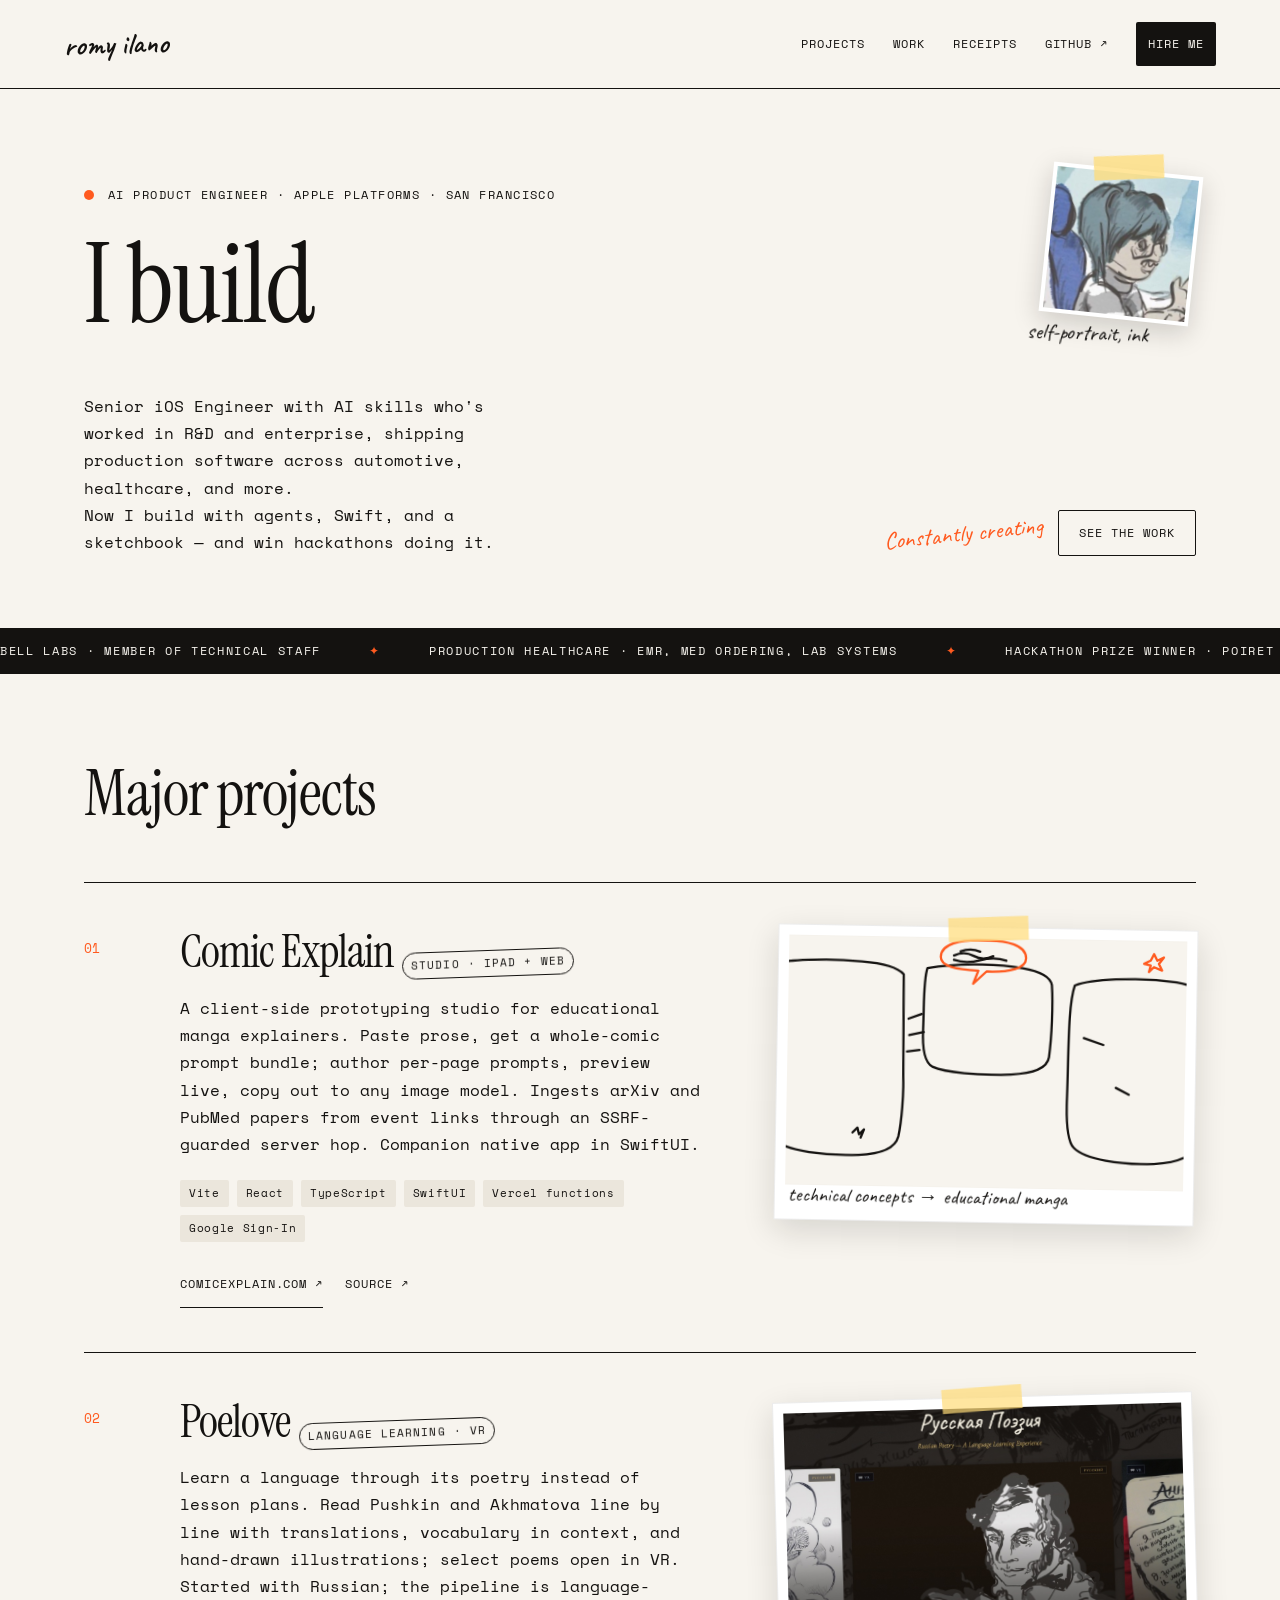
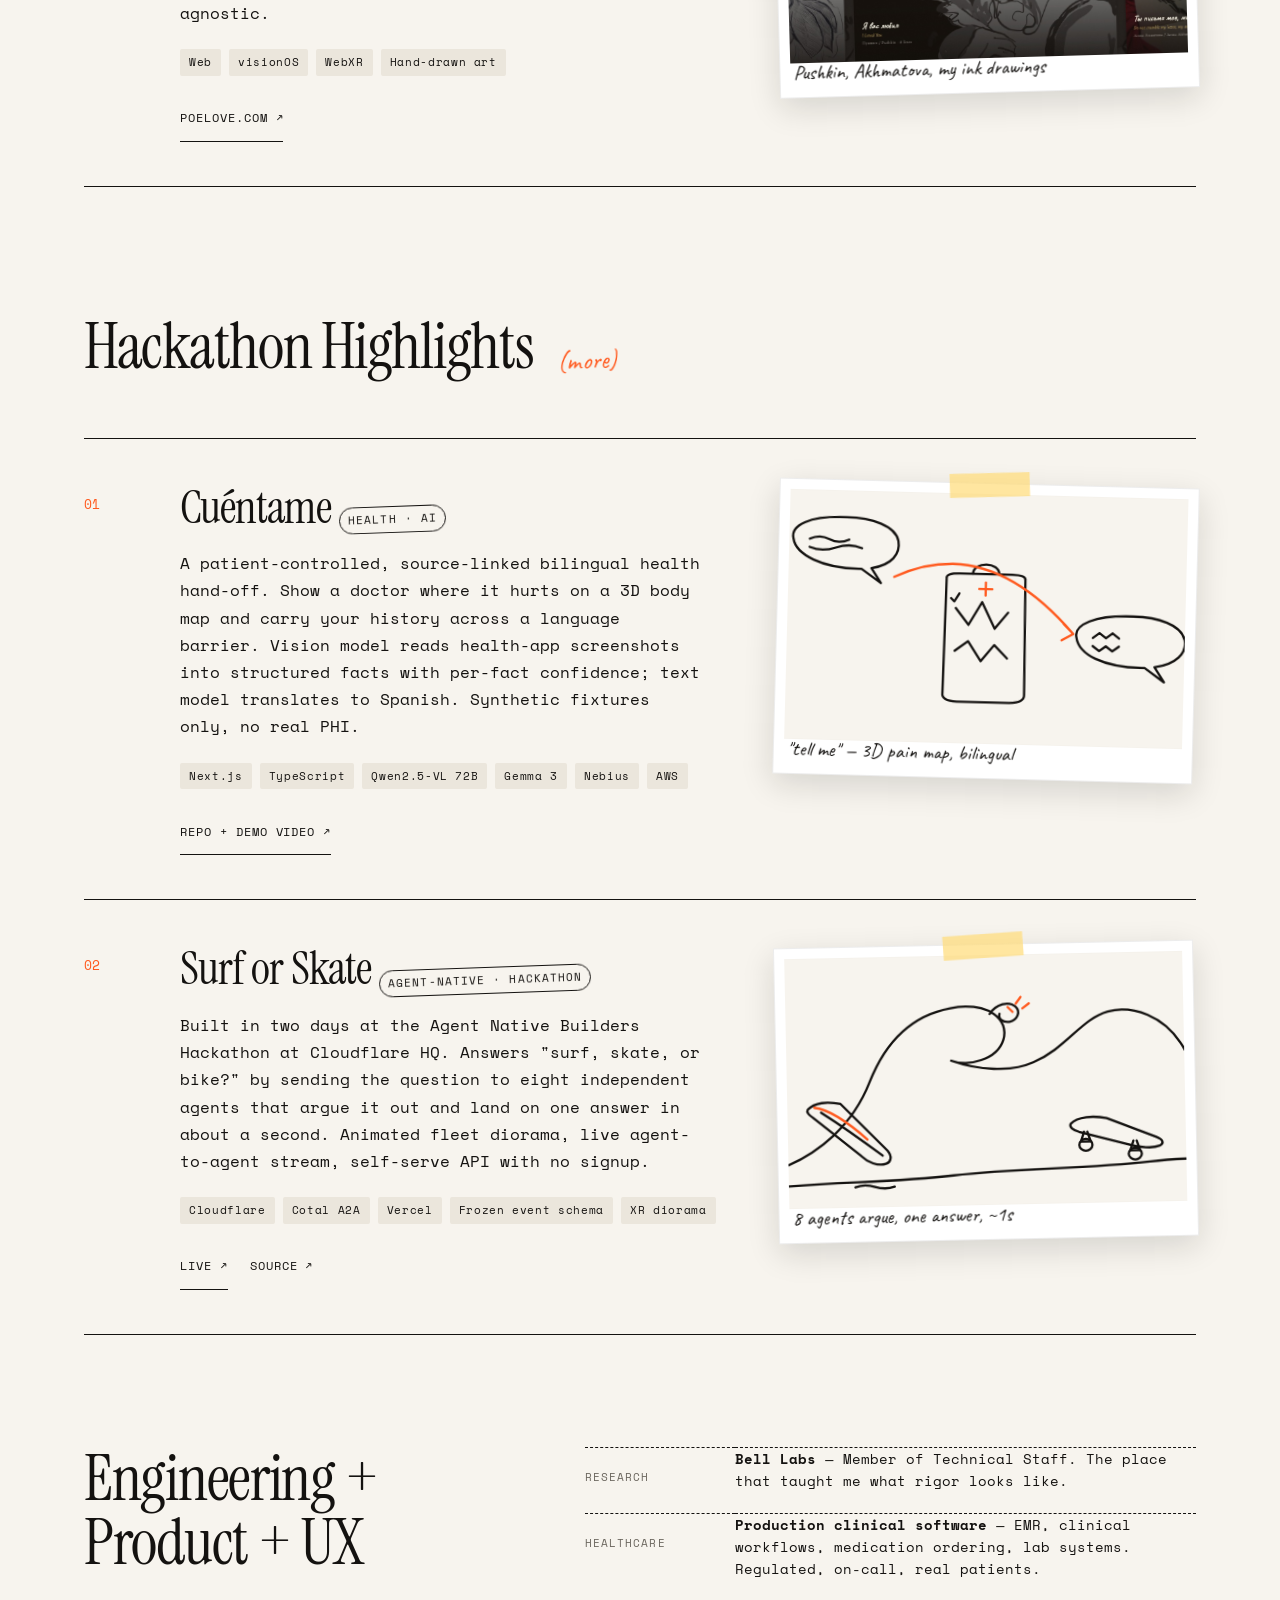
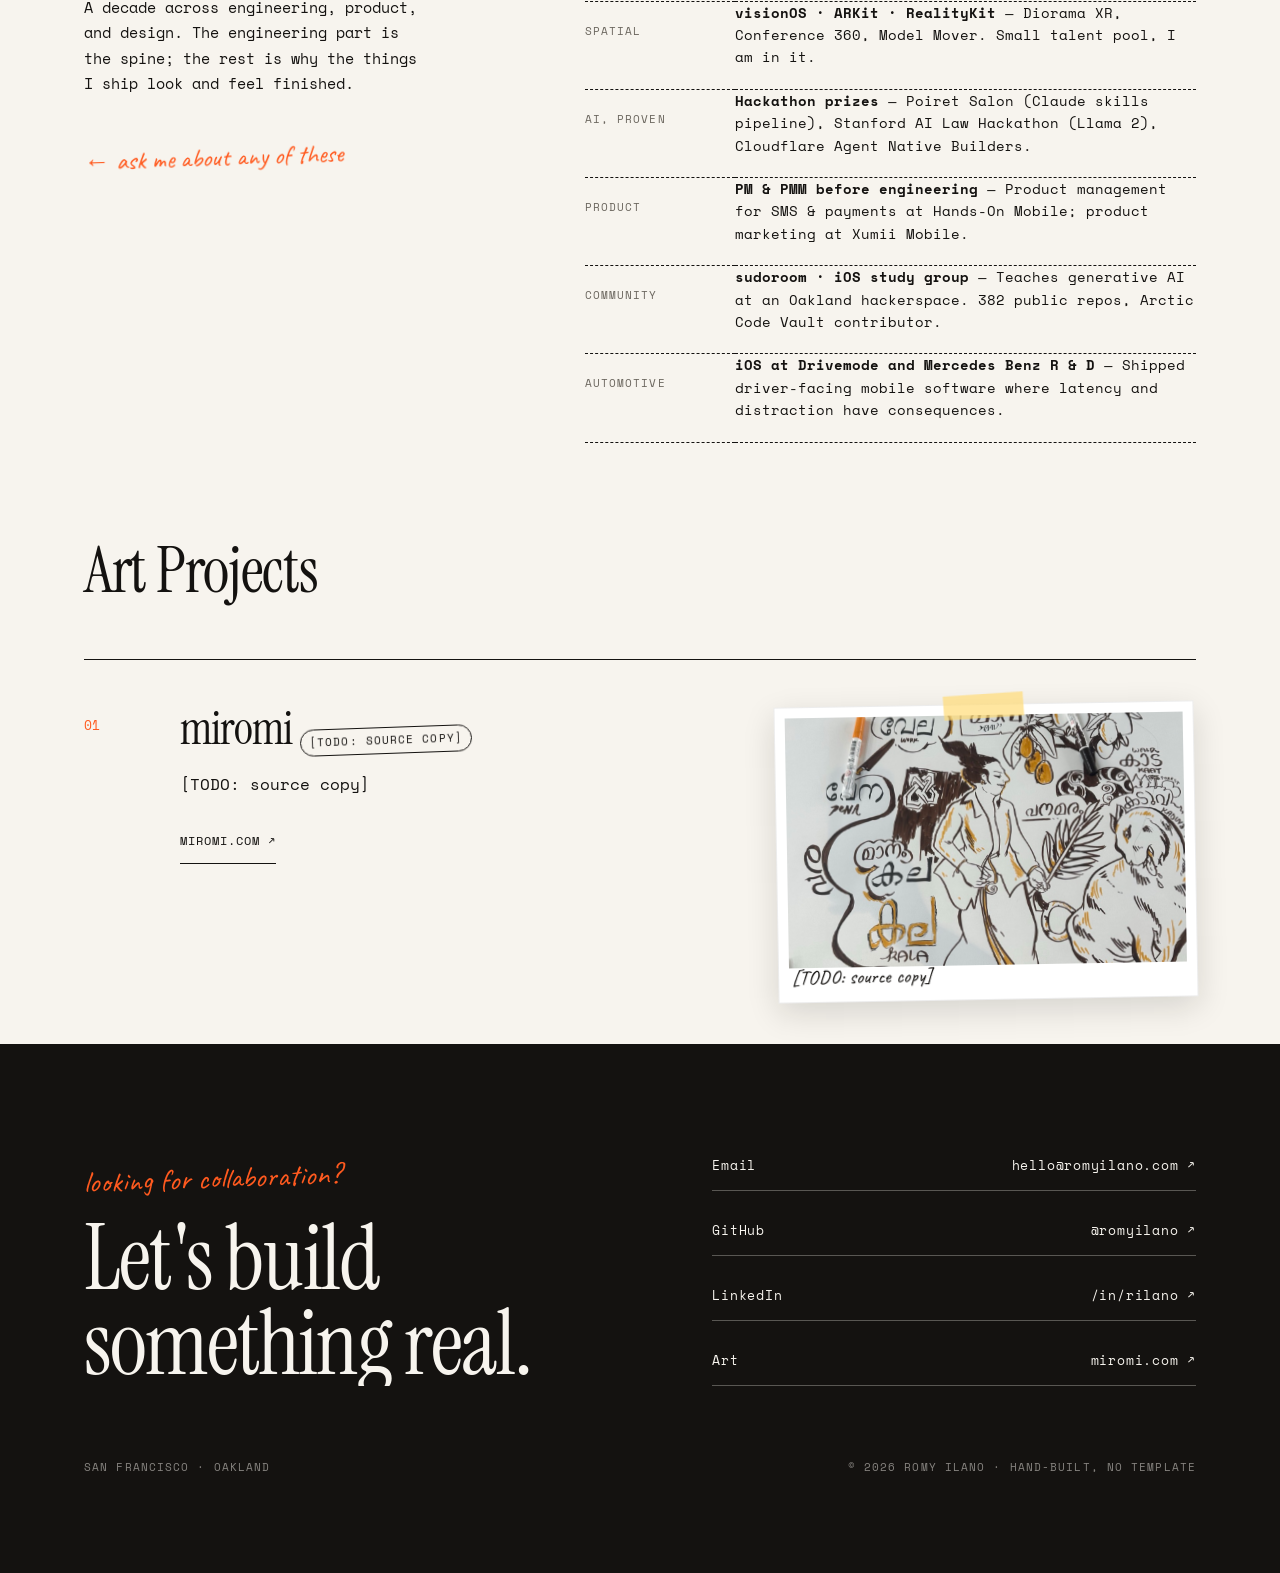
<file: index.html>
<!DOCTYPE html>
<html lang="en">
<head>
  <meta charset="utf-8">
  <meta name="viewport" content="width=device-width, initial-scale=1">
  <title>Romy Ilano — AI product engineer, Apple platforms</title>
  <meta name="description" content="Romy Ilano — AI product engineer on Apple platforms, San Francisco. Real projects, hackathon wins, and career receipts, hand-built with no template.">
  <link rel="canonical" href="https://romyilano.github.io/">

  <meta property="og:type" content="website">
  <meta property="og:url" content="https://romyilano.github.io/">
  <meta property="og:title" content="Romy Ilano — AI product engineer, Apple platforms">
  <meta property="og:description" content="Real projects, hackathon wins, and career receipts, hand-built with no template.">
  <meta property="og:image" content="https://romyilano.github.io/public/assets/images/avatar-cartoon.jpeg">
  <meta property="og:image:width" content="300">
  <meta property="og:image:height" content="300">
  <meta property="og:image:alt" content="Romy Ilano, hand-drawn self-portrait">

  <meta name="twitter:card" content="summary">
  <meta name="twitter:title" content="Romy Ilano — AI product engineer, Apple platforms">
  <meta name="twitter:description" content="Real projects, hackathon wins, and career receipts, hand-built with no template.">
  <meta name="twitter:image" content="https://romyilano.github.io/public/assets/images/avatar-cartoon.jpeg">

  <meta name="theme-color" content="#f7f4ee">
  <link rel="icon" type="image/svg+xml" href="public/assets/icons/favicon.svg">

  <script>document.documentElement.classList.add('js');</script>

  <link rel="preconnect" href="https://fonts.googleapis.com">
  <link rel="preconnect" href="https://fonts.gstatic.com" crossorigin>
  <link
    href="https://fonts.googleapis.com/css2?family=Instrument+Serif:ital@0;1&family=Caveat:wght@500;600&family=Space+Mono:ital,wght@0,400;0,700;1,400&display=swap"
    rel="stylesheet"
    referrerpolicy="no-referrer"
  >
  <link rel="stylesheet" href="styles.css">
  <script src="script.js" defer></script>
</head>
<body>
<a class="skip-link" href="#main">Skip to content</a>
<div class="page" id="top">

  <header class="site-nav">
    <a class="site-nav__logo" href="#top">romy ilano</a>
    <nav>
      <ul class="site-nav__links">
        <li>
          <a class="site-nav__link" href="projects.html">Projects</a>
        </li>
        <li>
          <a class="site-nav__link" href="#work">Work</a>
        </li>
        <li>
          <a class="site-nav__link" href="#receipts">Receipts</a>
        </li>
        <li>
          <a
            class="site-nav__link"
            href="https://github.com/romyilano"
            target="_blank"
            rel="noopener noreferrer"
          >GitHub ↗</a>
        </li>
        <li>
          <a class="site-nav__link site-nav__link--cta" href="#hello">Hire me</a>
        </li>
      </ul>
    </nav>
  </header>

  <main id="main">

    <section class="hero section" id="hero">
      <div class="hero__text">
        <p class="hero__role"><span class="hero__role-dot" aria-hidden="true"></span>AI product engineer · Apple platforms · San Francisco</p>
        <h1 class="hero__headline"><span class="hero__headline-line">I build</span></h1>
        <div class="hero__row">
          <p class="hero__intro">Senior iOS Engineer with AI skills who's worked in R&amp;D and enterprise, shipping production software across automotive, healthcare, and more.<br>Now I build with agents, Swift, and a sketchbook — and win hackathons doing it.</p>
          <div class="hero__actions">
            <span class="hero__doodle">Constantly creating</span>
            <a class="hero__cta" href="#work">See the work</a>
          </div>
        </div>
      </div>
      <figure class="hero__figure">
        <img
          class="hero__avatar"
          src="public/assets/images/avatar-cartoon.jpeg"
          alt="Romy Ilano, hand-drawn self-portrait"
          width="300"
          height="300"
          loading="eager"
          fetchpriority="high"
        >
        <span class="hero__avatar-highlight" aria-hidden="true"></span>
        <figcaption class="hero__avatar-caption">self-portrait, ink</figcaption>
      </figure>
    </section>

    <div class="ticker">
      <div class="ticker__track">
        <ul class="ticker__list">
          <li class="ticker__item">Bell Labs · Member of Technical Staff</li>
          <li class="ticker__sep" aria-hidden="true">✦</li>
          <li class="ticker__item">Production healthcare · EMR, med ordering, lab systems</li>
          <li class="ticker__sep" aria-hidden="true">✦</li>
          <li class="ticker__item">Hackathon prize winner · Poiret Salon · Stanford AI Law</li>
          <li class="ticker__sep" aria-hidden="true">✦</li>
          <li class="ticker__item">visionOS · ARKit · RealityKit</li>
          <li class="ticker__sep" aria-hidden="true">✦</li>
          <li class="ticker__item">382 public repos · Arctic Code Vault</li>
          <li class="ticker__sep" aria-hidden="true">✦</li>
          <li class="ticker__item">Teaches generative AI at sudoroom</li>
          <li class="ticker__sep" aria-hidden="true">✦</li>
        </ul>
        <ul class="ticker__list" aria-hidden="true">
          <li class="ticker__item">Bell Labs · Member of Technical Staff</li>
          <li class="ticker__sep" aria-hidden="true">✦</li>
          <li class="ticker__item">Production healthcare · EMR, med ordering, lab systems</li>
          <li class="ticker__sep" aria-hidden="true">✦</li>
          <li class="ticker__item">Hackathon prize winner · Poiret Salon · Stanford AI Law</li>
          <li class="ticker__sep" aria-hidden="true">✦</li>
          <li class="ticker__item">visionOS · ARKit · RealityKit</li>
          <li class="ticker__sep" aria-hidden="true">✦</li>
          <li class="ticker__item">382 public repos · Arctic Code Vault</li>
          <li class="ticker__sep" aria-hidden="true">✦</li>
          <li class="ticker__item">Teaches generative AI at sudoroom</li>
          <li class="ticker__sep" aria-hidden="true">✦</li>
        </ul>
      </div>
    </div>

    <section class="section" id="work">
      <div class="section__head" data-reveal>
        <h2 class="section__title">Major projects</h2>
      </div>

      <ol class="project-list">
        <li class="project-card" data-reveal>
          <span class="project-card__num">01</span>
          <div class="project-card__body">
            <div class="project-card__head">
              <h3 class="project-card__title"><a href="https://www.comicexplain.com" target="_blank" rel="noopener noreferrer">Comic Explain</a></h3>
              <span class="project-card__badge">Studio · iPad + Web</span>
            </div>
            <p class="project-card__desc">A client-side prototyping studio for educational manga explainers. Paste prose, get a whole-comic prompt bundle; author per-page prompts, preview live, copy out to any image model. Ingests arXiv and PubMed papers from event links through an SSRF-guarded server hop. Companion native app in SwiftUI.</p>
            <ul class="project-card__tags">
              <li class="project-card__tag">Vite</li>
              <li class="project-card__tag">React</li>
              <li class="project-card__tag">TypeScript</li>
              <li class="project-card__tag">SwiftUI</li>
              <li class="project-card__tag">Vercel functions</li>
              <li class="project-card__tag">Google Sign-In</li>
            </ul>
            <ul class="project-card__links">
              <li><a class="project-card__link" href="https://www.comicexplain.com" target="_blank" rel="noopener noreferrer">comicexplain.com ↗</a></li>
              <li><a class="project-card__link project-card__link--secondary" href="https://github.com/romyilano/comicexplain" target="_blank" rel="noopener noreferrer">Source ↗</a></li>
            </ul>
          </div>
          <div class="project-card__media" style="--tilt: 1deg">
            <div class="project-card__frame">
              <img
                class="project-card__img"
                src="public/assets/images/illustrations/comic-explain.svg"
                alt=""
                width="1408"
                height="762"
                loading="lazy"
                decoding="async"
              >
              <span class="project-card__caption">technical concepts → educational manga</span>
            </div>
            <span class="project-card__sticker" aria-hidden="true"></span>
          </div>
        </li>

        <li class="project-card" data-reveal>
          <span class="project-card__num">02</span>
          <div class="project-card__body">
            <div class="project-card__head">
              <h3 class="project-card__title"><a href="https://www.poelove.com" target="_blank" rel="noopener noreferrer">Poelove</a></h3>
              <span class="project-card__badge">Language learning · VR</span>
            </div>
            <p class="project-card__desc">Learn a language through its poetry instead of lesson plans. Read Pushkin and Akhmatova line by line with translations, vocabulary in context, and hand-drawn illustrations; select poems open in VR. Started with Russian; the pipeline is language-agnostic.</p>
            <ul class="project-card__tags">
              <li class="project-card__tag">Web</li>
              <li class="project-card__tag">visionOS</li>
              <li class="project-card__tag">WebXR</li>
              <li class="project-card__tag">Hand-drawn art</li>
            </ul>
            <ul class="project-card__links">
              <li><a class="project-card__link" href="https://www.poelove.com" target="_blank" rel="noopener noreferrer">poelove.com ↗</a></li>
            </ul>
          </div>
          <div class="project-card__media" style="--tilt: -1.6deg">
            <div class="project-card__frame">
              <img
                class="project-card__img"
                src="public/assets/images/backgrounds/projects/poelove_hero.jpg"
                alt="Poelove project screenshot"
                width="1408"
                height="762"
                loading="lazy"
                decoding="async"
              >
              <span class="project-card__caption">Pushkin, Akhmatova, my ink drawings</span>
            </div>
            <span class="project-card__sticker" aria-hidden="true"></span>
          </div>
        </li>
      </ol>
      <div class="project-list__end"></div>
    </section>

    <section class="section" id="hackathons">
      <div class="section__head" data-reveal>
        <h2 class="section__title">Hackathon Highlights</h2>
        <button
          type="button"
          id="hackathon-more-toggle"
          class="hackathon-more__toggle"
          aria-expanded="false"
          aria-controls="hackathon-more-panel"
        >(more)</button>
      </div>

      <ol class="project-list">
        <li class="project-card" data-reveal>
          <span class="project-card__num">01</span>
          <div class="project-card__body">
            <div class="project-card__head">
              <h3 class="project-card__title"><a href="https://github.com/romyilano/cuentame" target="_blank" rel="noopener noreferrer">Cuéntame</a></h3>
              <span class="project-card__badge">Health · AI</span>
            </div>
            <p class="project-card__desc">A patient-controlled, source-linked bilingual health hand-off. Show a doctor where it hurts on a 3D body map and carry your history across a language barrier. Vision model reads health-app screenshots into structured facts with per-fact confidence; text model translates to Spanish. Synthetic fixtures only, no real PHI.</p>
            <ul class="project-card__tags">
              <li class="project-card__tag">Next.js</li>
              <li class="project-card__tag">TypeScript</li>
              <li class="project-card__tag">Qwen2.5-VL 72B</li>
              <li class="project-card__tag">Gemma 3</li>
              <li class="project-card__tag">Nebius</li>
              <li class="project-card__tag">AWS</li>
            </ul>
            <ul class="project-card__links">
              <li><a class="project-card__link" href="https://github.com/romyilano/cuentame" target="_blank" rel="noopener noreferrer">Repo + demo video ↗</a></li>
            </ul>
          </div>
          <div class="project-card__media" style="--tilt: 1.5deg">
            <div class="project-card__frame">
              <img
                class="project-card__img"
                src="public/assets/images/illustrations/cuentame.svg"
                alt=""
                width="1408"
                height="762"
                loading="lazy"
                decoding="async"
              >
              <span class="project-card__caption">&quot;tell me&quot; — 3D pain map, bilingual</span>
            </div>
            <span class="project-card__sticker" aria-hidden="true"></span>
          </div>
        </li>

        <li class="project-card" data-reveal>
          <span class="project-card__num">02</span>
          <div class="project-card__body">
            <div class="project-card__head">
              <h3 class="project-card__title"><a href="https://agentnativesurfskate.vercel.app" target="_blank" rel="noopener noreferrer">Surf or Skate</a></h3>
              <span class="project-card__badge">Agent-native · Hackathon</span>
            </div>
            <p class="project-card__desc">Built in two days at the Agent Native Builders Hackathon at Cloudflare HQ. Answers &quot;surf, skate, or bike?&quot; by sending the question to eight independent agents that argue it out and land on one answer in about a second. Animated fleet diorama, live agent-to-agent stream, self-serve API with no signup.</p>
            <ul class="project-card__tags">
              <li class="project-card__tag">Cloudflare</li>
              <li class="project-card__tag">Cotal A2A</li>
              <li class="project-card__tag">Vercel</li>
              <li class="project-card__tag">Frozen event schema</li>
              <li class="project-card__tag">XR diorama</li>
            </ul>
            <ul class="project-card__links">
              <li><a class="project-card__link" href="https://agentnativesurfskate.vercel.app" target="_blank" rel="noopener noreferrer">Live ↗</a></li>
              <li><a class="project-card__link project-card__link--secondary" href="https://github.com/romyilano/agent_native_surf_skate" target="_blank" rel="noopener noreferrer">Source ↗</a></li>
            </ul>
          </div>
          <div class="project-card__media" style="--tilt: -1.2deg">
            <div class="project-card__frame">
              <img
                class="project-card__img"
                src="public/assets/images/illustrations/surf-or-skate.svg"
                alt=""
                width="1408"
                height="762"
                loading="lazy"
                decoding="async"
              >
              <span class="project-card__caption">8 agents argue, one answer, ~1s</span>
            </div>
            <span class="project-card__sticker" aria-hidden="true"></span>
          </div>
        </li>
      </ol>
      <div class="project-list__end"></div>

      <div class="hackathon-more">
        <div id="hackathon-more-panel" class="hackathon-more__panel" inert>
          <div class="hackathon-more__inner">
            <ul class="hackathon-more__list">
              <li class="hackathon-more__item">
                <span class="hackathon-more__num">03</span>
                <div class="hackathon-more__line">
                  <h3>Poiret Salon</h3>
                  <span class="hackathon-more__detail">Skills for creatives in a historical WWI drama in France · prize winner</span>
                </div>
              </li>
              <li class="hackathon-more__item">
                <span class="hackathon-more__num">04</span>
                <div class="hackathon-more__line">
                  <h3>Stanford AI Law</h3>
                  <span class="hackathon-more__detail">Hackathon prize winner</span>
                </div>
              </li>
            </ul>
          </div>
        </div>
      </div>
    </section>

    <section class="section" id="receipts">
      <div class="receipts">
        <div class="receipts__intro" data-reveal>
          <h2 class="section__title">Engineering + Product + UX</h2>
          <p class="section__intro">A decade across engineering, product, and design. The engineering part is the spine; the rest is why the things I ship look and feel finished.</p>
          <p class="receipts__doodle">← ask me about any of these</p>
        </div>

        <table class="receipts-table" data-reveal>
          <caption class="visually-hidden">Career facts by domain</caption>
          <tbody>
            <tr class="receipts-table__row">
              <th scope="row" class="receipts-table__label">Research</th>
              <td class="receipts-table__fact"><strong>Bell Labs</strong> — Member of Technical Staff. The place that taught me what rigor looks like.</td>
            </tr>
            <tr class="receipts-table__row">
              <th scope="row" class="receipts-table__label">Healthcare</th>
              <td class="receipts-table__fact"><strong>Production clinical software</strong> — EMR, clinical workflows, medication ordering, lab systems. Regulated, on-call, real patients.</td>
            </tr>
            <tr class="receipts-table__row">
              <th scope="row" class="receipts-table__label">Spatial</th>
              <td class="receipts-table__fact"><strong>visionOS · ARKit · RealityKit</strong> — Diorama XR, Conference 360, Model Mover. Small talent pool, I am in it.</td>
            </tr>
            <tr class="receipts-table__row">
              <th scope="row" class="receipts-table__label">AI, proven</th>
              <td class="receipts-table__fact"><strong>Hackathon prizes</strong> — Poiret Salon (Claude skills pipeline), Stanford AI Law Hackathon (Llama 2), Cloudflare Agent Native Builders.</td>
            </tr>
            <tr class="receipts-table__row">
              <th scope="row" class="receipts-table__label">Product</th>
              <td class="receipts-table__fact"><strong>PM &amp; PMM before engineering</strong> — Product management for SMS &amp; payments at Hands-On Mobile; product marketing at Xumii Mobile.</td>
            </tr>
            <tr class="receipts-table__row">
              <th scope="row" class="receipts-table__label">Community</th>
              <td class="receipts-table__fact"><strong>sudoroom · iOS study group</strong> — Teaches generative AI at an Oakland hackerspace. 382 public repos, Arctic Code Vault contributor.</td>
            </tr>
            <tr class="receipts-table__row">
              <th scope="row" class="receipts-table__label">Automotive</th>
              <td class="receipts-table__fact"><strong>iOS at Drivemode and Mercedes Benz R &amp; D</strong> — Shipped driver-facing mobile software where latency and distraction have consequences.</td>
            </tr>
          </tbody>
        </table>
      </div>
    </section>

    <section class="section" id="art">
      <div class="section__head" data-reveal>
        <h2 class="section__title">Art Projects</h2>
      </div>

      <ol class="project-list">
        <li class="project-card" data-reveal>
          <span class="project-card__num">01</span>
          <div class="project-card__body">
            <div class="project-card__head">
              <h3 class="project-card__title"><a href="https://www.miromi.com" target="_blank" rel="noopener noreferrer">miromi</a></h3>
              <span class="project-card__badge">[TODO: source copy]</span>
            </div>
            <p class="project-card__desc">[TODO: source copy]</p>
            <ul class="project-card__links">
              <li><a class="project-card__link" href="https://www.miromi.com" target="_blank" rel="noopener noreferrer">miromi.com ↗</a></li>
            </ul>
          </div>
          <div class="project-card__media" style="--tilt: -1deg">
            <div class="project-card__frame">
              <img
                class="project-card__img"
                src="public/assets/images/backgrounds/projects/miromi_hero.jpg"
                alt="Marker illustration from miromi.com"
                width="1408"
                height="762"
                loading="lazy"
                decoding="async"
              >
              <span class="project-card__caption">[TODO: source copy]</span>
            </div>
            <span class="project-card__sticker" aria-hidden="true"></span>
          </div>
        </li>
      </ol>
    </section>

    <section class="hello" id="hello">
      <div class="hello__inner">
        <div class="hello__intro" data-reveal>
          <p class="hello__kicker">looking for collaboration?</p>
          <h2 class="section__title hello__title">Let's build<br>something real.</h2>
        </div>

        <ul class="hello__links" data-reveal>
          <li>
            <a class="hello__link" href="mailto:hello@romyilano.com">
              <span class="hello__link-label">Email</span>
              <span class="hello__link-value">hello@romyilano.com ↗</span>
            </a>
          </li>
          <li>
            <a
              class="hello__link"
              href="https://github.com/romyilano"
              target="_blank"
              rel="noopener noreferrer"
            >
              <span class="hello__link-label">GitHub</span>
              <span class="hello__link-value">@romyilano ↗</span>
            </a>
          </li>
          <li>
            <a
              class="hello__link"
              href="https://www.linkedin.com/in/rilano/"
              target="_blank"
              rel="noopener noreferrer"
            >
              <span class="hello__link-label">LinkedIn</span>
              <span class="hello__link-value">/in/rilano ↗</span>
            </a>
          </li>
          <li>
            <a
              class="hello__link"
              href="https://miromi.com"
              target="_blank"
              rel="noopener noreferrer"
            >
              <span class="hello__link-label">Art</span>
              <span class="hello__link-value">miromi.com ↗</span>
            </a>
          </li>
        </ul>
      </div>
    </section>

  </main>

  <footer class="site-footer">
    <div class="site-footer__inner">
      <span>San Francisco · Oakland</span>
      <span>&copy; 2026 Romy Ilano · hand-built, no template</span>
    </div>
  </footer>

</div>
</body>
</html>
</file>
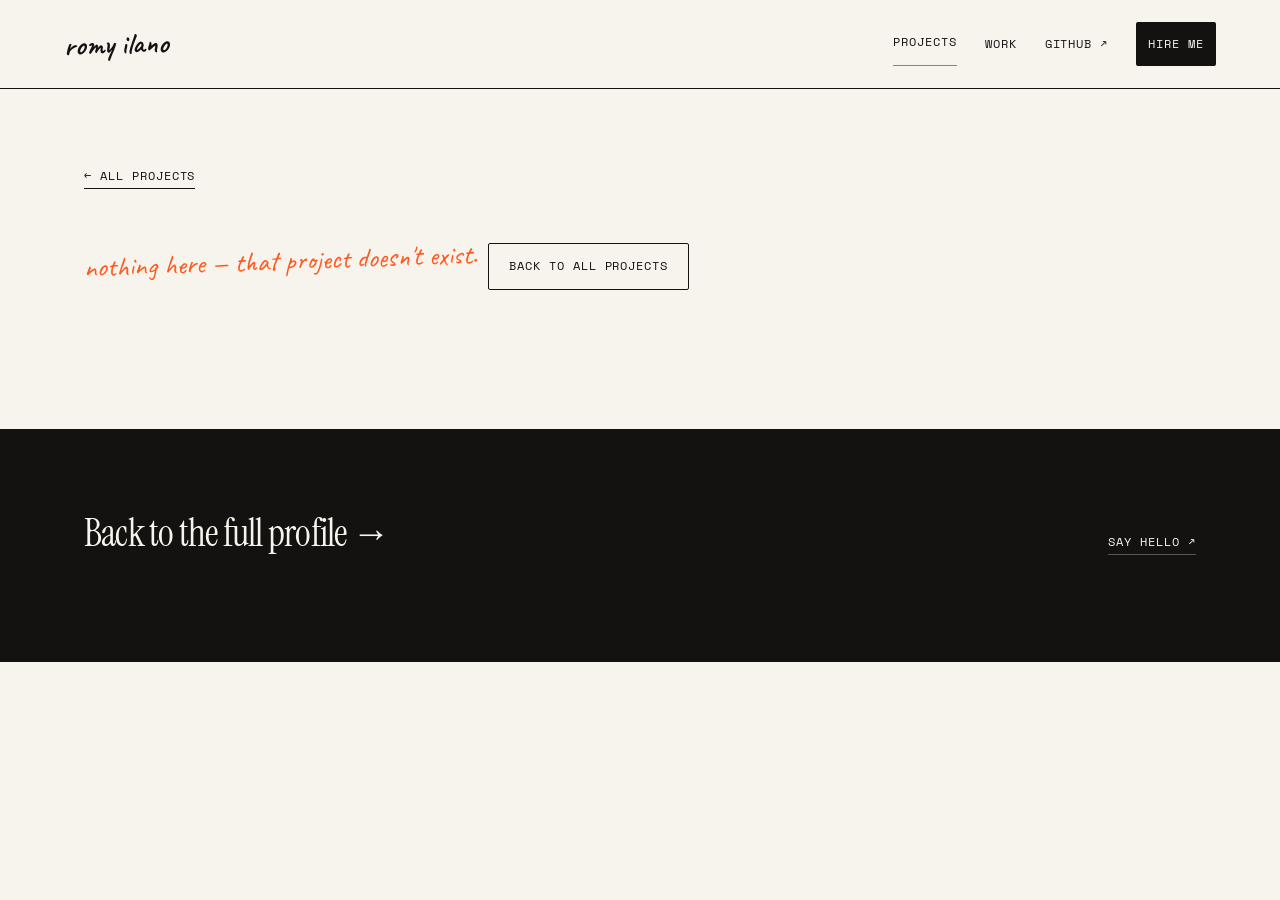
<file: project.html>
<!DOCTYPE html>
<html lang="en">
<head>
  <meta charset="utf-8">
  <meta name="viewport" content="width=device-width, initial-scale=1">
  <title id="project-doc-title">Project — Romy Ilano</title>
  <meta name="description" id="project-meta-description" content="A project by Romy Ilano.">
  <link rel="canonical" href="https://romyilano.github.io/project.html">

  <meta name="theme-color" content="#f7f4ee">
  <link rel="icon" type="image/svg+xml" href="public/assets/icons/favicon.svg">

  <script>document.documentElement.classList.add('js');</script>

  <link rel="preconnect" href="https://fonts.googleapis.com">
  <link rel="preconnect" href="https://fonts.gstatic.com" crossorigin>
  <link
    href="https://fonts.googleapis.com/css2?family=Instrument+Serif:ital@0;1&family=Caveat:wght@500;600&family=Space+Mono:ital,wght@0,400;0,700;1,400&display=swap"
    rel="stylesheet"
    referrerpolicy="no-referrer"
  >
  <link rel="stylesheet" href="styles.css">
  <script src="projects-data.js" defer></script>
  <script src="projects.js" defer></script>
  <script src="script.js" defer></script>
</head>
<body>
<a class="skip-link" href="#main">Skip to content</a>
<div class="page" id="top">

  <header class="site-nav">
    <a class="site-nav__logo" href="index.html">romy ilano</a>
    <nav>
      <ul class="site-nav__links">
        <li>
          <a class="site-nav__link site-nav__link--current" href="projects.html" aria-current="page">Projects</a>
        </li>
        <li>
          <a class="site-nav__link" href="index.html#work">Work</a>
        </li>
        <li>
          <a
            class="site-nav__link"
            href="https://github.com/romyilano"
            target="_blank"
            rel="noopener noreferrer"
          >GitHub ↗</a>
        </li>
        <li>
          <a class="site-nav__link site-nav__link--cta" href="index.html#hello">Hire me</a>
        </li>
      </ul>
    </nav>
  </header>

  <main id="main">
    <section class="project-detail section" id="project-detail">
      <a class="project-detail__back" href="projects.html">← All projects</a>

      <noscript>
        <p class="project-detail__noscript">This page needs JavaScript to load project details. <a href="projects.html">See the full projects list</a> instead.</p>
      </noscript>

      <div id="project-detail-content" hidden>
        <div class="project-detail__head" data-reveal>
          <div class="project-detail__head-meta">
            <span class="project-detail__num" id="project-num"></span>
            <span class="project-detail__meta" id="project-meta"></span>
          </div>
          <h1 class="project-detail__title" id="project-title"></h1>
          <p class="project-detail__badge-row" id="project-badges"></p>
        </div>

        <div class="project-detail__media" data-reveal id="project-media"></div>

        <div class="project-detail__body" data-reveal>
          <p class="project-detail__description" id="project-description"></p>
          <ul class="project-card__tags" id="project-tags"></ul>
          <ul class="project-card__links" id="project-links"></ul>
        </div>

        <nav class="project-detail__pager" aria-label="Other projects" data-reveal>
          <a class="project-detail__pager-link project-detail__pager-link--prev" id="project-prev-link">
            <span class="project-detail__pager-label">← Previous</span>
            <span class="project-detail__pager-title" id="project-prev-title"></span>
          </a>
          <a class="project-detail__pager-link project-detail__pager-link--next" id="project-next-link">
            <span class="project-detail__pager-label">Next →</span>
            <span class="project-detail__pager-title" id="project-next-title"></span>
          </a>
        </nav>
      </div>

      <div id="project-detail-notfound" hidden>
        <p class="project-detail__notfound-doodle">nothing here — that project doesn't exist.</p>
        <a class="hero__cta" href="projects.html">Back to all projects</a>
      </div>
    </section>
  </main>

  <footer class="projects-footer">
    <div class="projects-footer__inner">
      <a class="projects-footer__next" href="index.html#work">Back to the full profile →</a>
      <a class="projects-footer__hello" href="index.html#hello">Say hello ↗</a>
    </div>
  </footer>

</div>
</body>
</html>
</file>
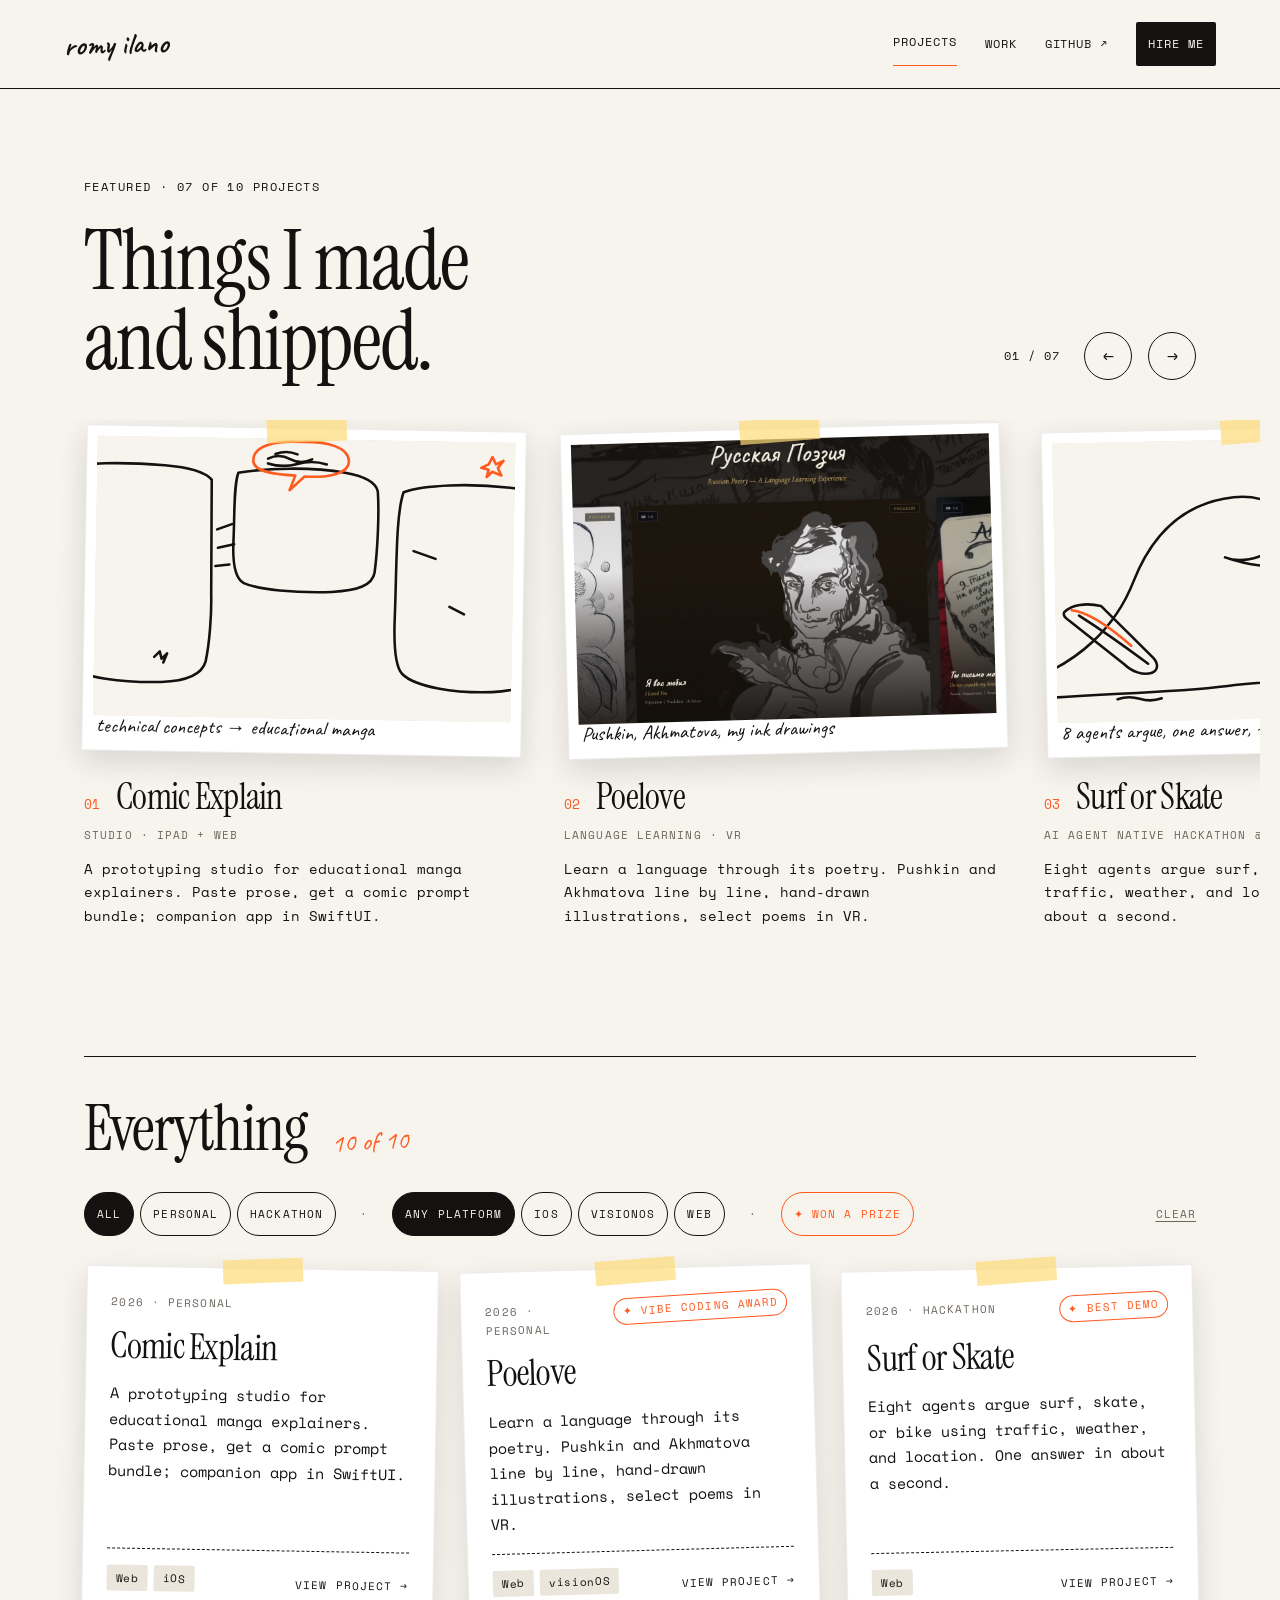
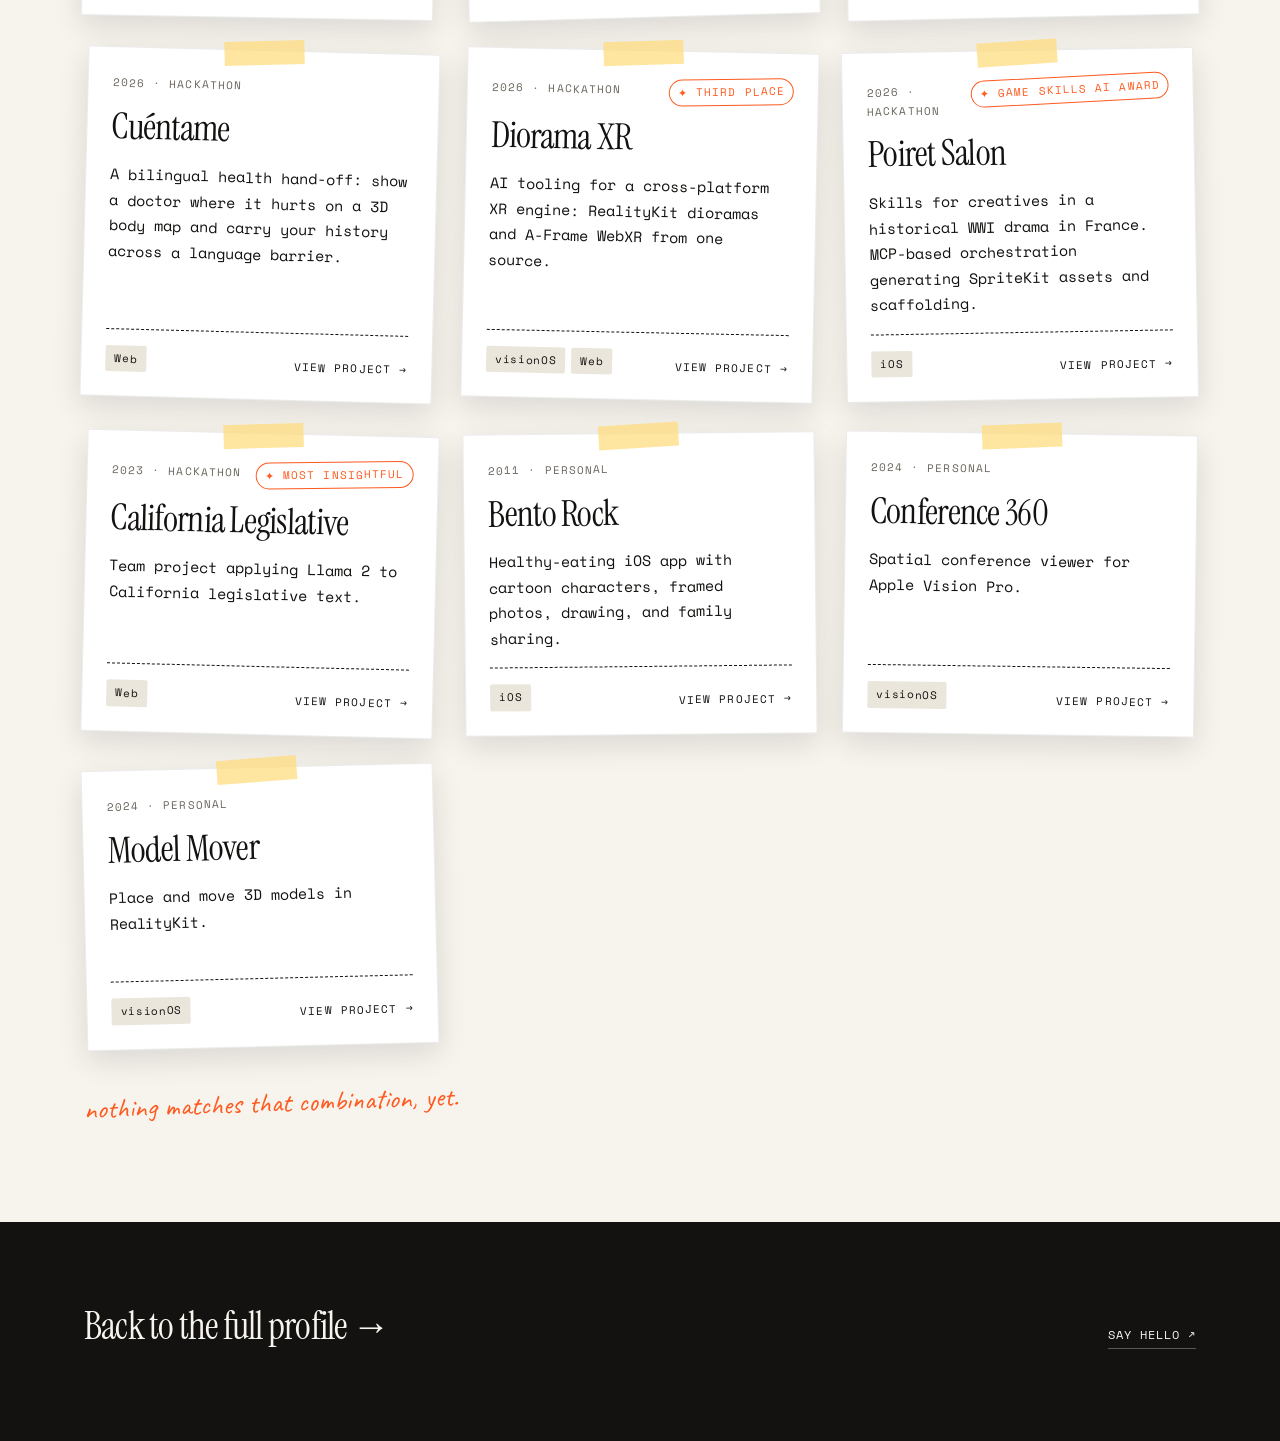
<file: projects.html>
<!DOCTYPE html>
<html lang="en">
<head>
  <meta charset="utf-8">
  <meta name="viewport" content="width=device-width, initial-scale=1">
  <title>Projects — Romy Ilano</title>
  <meta name="description" content="Things Romy Ilano made and shipped — personal projects and hackathon wins across Web, iOS, and visionOS.">
  <link rel="canonical" href="https://romyilano.github.io/projects.html">

  <meta property="og:type" content="website">
  <meta property="og:url" content="https://romyilano.github.io/projects.html">
  <meta property="og:title" content="Projects — Romy Ilano">
  <meta property="og:description" content="Things Romy Ilano made and shipped — personal projects and hackathon wins across Web, iOS, and visionOS.">
  <meta property="og:image" content="https://romyilano.github.io/public/assets/images/avatar-cartoon.jpeg">

  <meta name="twitter:card" content="summary">
  <meta name="twitter:title" content="Projects — Romy Ilano">
  <meta name="twitter:description" content="Things Romy Ilano made and shipped — personal projects and hackathon wins across Web, iOS, and visionOS.">
  <meta name="twitter:image" content="https://romyilano.github.io/public/assets/images/avatar-cartoon.jpeg">

  <meta name="theme-color" content="#f7f4ee">
  <link rel="icon" type="image/svg+xml" href="public/assets/icons/favicon.svg">

  <script>document.documentElement.classList.add('js');</script>

  <link rel="preconnect" href="https://fonts.googleapis.com">
  <link rel="preconnect" href="https://fonts.gstatic.com" crossorigin>
  <link
    href="https://fonts.googleapis.com/css2?family=Instrument+Serif:ital@0;1&family=Caveat:wght@500;600&family=Space+Mono:ital,wght@0,400;0,700;1,400&display=swap"
    rel="stylesheet"
    referrerpolicy="no-referrer"
  >
  <link rel="stylesheet" href="styles.css">
  <script src="projects-data.js" defer></script>
  <script src="projects.js" defer></script>
  <script src="script.js" defer></script>
</head>
<body>
<a class="skip-link" href="#main">Skip to content</a>
<div class="page" id="top">

  <header class="site-nav">
    <a class="site-nav__logo" href="index.html">romy ilano</a>
    <nav>
      <ul class="site-nav__links">
        <li>
          <a class="site-nav__link site-nav__link--current" href="projects.html" aria-current="page">Projects</a>
        </li>
        <li>
          <a class="site-nav__link" href="index.html#work">Work</a>
        </li>
        <li>
          <a
            class="site-nav__link"
            href="https://github.com/romyilano"
            target="_blank"
            rel="noopener noreferrer"
          >GitHub ↗</a>
        </li>
        <li>
          <a class="site-nav__link site-nav__link--cta" href="index.html#hello">Hire me</a>
        </li>
      </ul>
    </nav>
  </header>

  <main id="main">

    <section class="projects-hero section">
      <div class="projects-hero__head">
        <div>
          <p class="projects-hero__eyebrow" data-reveal id="projects-featured-count">Featured</p>
          <h1 class="projects-hero__title" data-reveal>Things I made and shipped.</h1>
        </div>
        <div class="projects-carousel__controls" data-reveal>
          <span class="projects-carousel__label" id="projects-slide-label" aria-live="polite">01 / 07</span>
          <button type="button" class="projects-carousel__btn" id="projects-prev" aria-label="Previous project">←</button>
          <button type="button" class="projects-carousel__btn" id="projects-next" aria-label="Next project">→</button>
        </div>
      </div>

      <div class="projects-carousel">
        <ul class="projects-carousel__track" id="projects-carousel-track"></ul>
      </div>
    </section>

    <section id="all" class="projects-archive section">
      <div class="projects-archive__head" data-reveal>
        <h2 class="section__title">Everything</h2>
        <span class="projects-archive__count" id="projects-shown-count"></span>
      </div>

      <div class="projects-filter-bar" data-reveal>
        <div class="projects-filter-group" id="projects-filter-kind" role="group" aria-label="Filter by kind"></div>
        <span class="projects-filter-sep" aria-hidden="true">·</span>
        <div class="projects-filter-group" id="projects-filter-platform" role="group" aria-label="Filter by platform"></div>
        <span class="projects-filter-sep" aria-hidden="true">·</span>
        <button type="button" class="projects-filter__chip projects-filter__chip--prize" id="projects-filter-prize">✦ Won a prize</button>
        <button type="button" class="projects-filter__clear" id="projects-filter-clear">Clear</button>
      </div>

      <div class="projects-grid" id="projects-grid"></div>
      <p class="projects-empty" id="projects-empty" hidden>nothing matches that combination, yet.</p>
    </section>

  </main>

  <footer class="projects-footer">
    <div class="projects-footer__inner">
      <a class="projects-footer__next" href="index.html#work">Back to the full profile →</a>
      <a class="projects-footer__hello" href="index.html#hello">Say hello ↗</a>
    </div>
  </footer>

</div>
</body>
</html>
</file>
<file: styles.css>
*,
*::before,
*::after {
  box-sizing: border-box;
}

body {
  margin: 0;
}

img {
  display: block;
  max-width: 100%;
  height: auto;
}

:root {
  /* Color */
  --color-bg: #f7f4ee;
  --color-ink: #141210;
  --color-accent: #ff5a1f;
  --color-dot: #141210;
  --color-rule: #141210;
  --color-muted: #6b665e;
  --color-chip: #ebe6dc;
  --color-paper: #fff;
  --color-sticker: rgba(255, 220, 120, 0.7);
  --color-sticker-strong: rgba(255, 220, 120, 0.75);
  --color-invert-rule: rgba(247, 244, 238, 0.3);
  --color-invert-muted: rgba(247, 244, 238, 0.5);

  /* Fonts */
  --font-display: "Instrument Serif", Georgia, serif;
  --font-accent: "Caveat", cursive;
  --font-body: "Space Mono", ui-monospace, SFMono-Regular, monospace;

  /* Weights — exactly two real weights ship: 400 and 700.
     Note: 01-UI-SPEC.md's typography table specifies 600 (semibold) for the
     Label role, but Space Mono only ships 400 and 700 — requesting 600 would
     render as synthetic faux-bold. Corrected here to 700 per 01-SKELETON.md. */
  --weight-regular: 400;
  --weight-bold: 700;

  /* Type sizes */
  --text-body: 16px;
  --text-label: 12px;
  --text-heading: clamp(40px, 5vw, 72px);
  --text-display: clamp(56px, 8.6vw, 132px);
  --text-micro: 11px;
  --text-num: 13px;
  --text-small: 14px;
  --text-note: 15px;
  --text-project-title: clamp(34px, 3.6vw, 52px);
  --text-hello-title: clamp(48px, 7vw, 108px);
  --text-more-title: clamp(24px, 2.4vw, 32px);

  /* Line heights */
  --leading-body: 1.7;
  --leading-label: 1.4;
  --leading-heading: 1;
  --leading-display: 0.94;
  --leading-small: 1.6;
  --leading-title: 1.05;

  /* Letter-spacing */
  --tracking-tight: -0.02em;
  --tracking-label: 0.08em;
  --tracking-eyebrow: 0.12em;
  --tracking-ticker: 0.14em;
  --tracking-micro: 0.1em;
  --tracking-chip: 0.06em;

  /* Spacing scale */
  --space-xs: 4px;
  --space-sm: 8px;
  --space-md: 16px;
  --space-lg: 24px;
  --space-xl: 32px;
  --space-2xl: 48px;
  --space-3xl: 64px;
  --space-4xl: 72px;
  --space-5xl: 88px;
  --space-6xl: 96px;

  /* Misc tokens */
  --dot-gap: 26px;
  --dot-size: 0.6px;
  --dot-offset: 13px;
  --touch-target: 44px;
  --reveal-distance: 24px;
  --reveal-duration: 800ms;
  --ease-rise: cubic-bezier(.2, .8, .2, 1);
  --ticker-duration: 38s;
  --measure: 62ch;
  --page-max: 1240px;
  --page-pad: 24px;
}

@media (min-width: 768px) {
  :root {
    --page-pad: 64px;
  }
}

@media (min-width: 1440px) {
  :root {
    --page-pad: 96px;
  }
}

body {
  background-color: var(--color-bg);
  color: var(--color-ink);
  font-family: var(--font-body);
  font-size: var(--text-body);
  line-height: var(--leading-body);
  -webkit-font-smoothing: antialiased;
  background-image: radial-gradient(var(--color-dot) var(--dot-size), transparent var(--dot-size));
  background-size: var(--dot-gap) var(--dot-gap);
  background-position: var(--dot-offset) var(--dot-offset);
}

a {
  color: var(--color-ink);
  text-decoration: none;
}

a:hover {
  color: var(--color-accent);
}

::selection {
  background: var(--color-accent);
  color: #fff;
}

.page {
  overflow-x: hidden;
}

.section {
  max-width: var(--page-max);
  margin-inline: auto;
  padding-inline: var(--page-pad);
}

#work {
  padding-block: 56px 32px;
}

@media (min-width: 768px) {
  #work {
    padding-block: 88px 40px;
  }
}

#hackathons {
  padding-block: 0 32px;
}

@media (min-width: 768px) {
  #hackathons {
    padding-block: 0 40px;
  }
}

#hackathons .section__head {
  margin-block: 56px 40px;
}

@media (min-width: 768px) {
  #hackathons .section__head {
    margin-block: 88px 56px;
  }
}

.section__head {
  display: flex;
  align-items: baseline;
  gap: 20px;
  flex-wrap: wrap;
  margin-bottom: 40px;
}

@media (min-width: 768px) {
  .section__head {
    margin-bottom: 56px;
  }
}

.section__title {
  font-family: var(--font-display);
  font-weight: var(--weight-regular);
  font-size: var(--text-heading);
  line-height: var(--leading-heading);
  letter-spacing: var(--tracking-tight);
  margin: 0;
}

.section__intro {
  max-width: var(--measure);
}

.visually-hidden {
  position: absolute;
  width: 1px;
  height: 1px;
  padding: 0;
  margin: -1px;
  overflow: hidden;
  clip: rect(0, 0, 0, 0);
  white-space: nowrap;
  border: 0;
}

.skip-link {
  position: absolute;
  top: -100px;
  left: var(--page-pad);
  z-index: 100;
  background: var(--color-ink);
  color: var(--color-bg);
  padding: var(--space-sm) var(--space-md);
  font-family: var(--font-body);
  font-size: var(--text-label);
  text-transform: uppercase;
  letter-spacing: var(--tracking-label);
}

.skip-link:focus {
  top: var(--space-sm);
}

@media (prefers-reduced-motion: no-preference) {
  html {
    scroll-behavior: smooth;
  }

  @keyframes rise {
    from {
      opacity: 0;
      transform: translateY(28px) rotate(-0.4deg);
    }
    to {
      opacity: 1;
      transform: none;
    }
  }

  @keyframes wobble {
    0%, 100% {
      transform: rotate(-2deg);
    }
    50% {
      transform: rotate(2deg);
    }
  }

  @keyframes blink {
    0%, 100% {
      opacity: 1;
    }
    50% {
      opacity: 0;
    }
  }
}

:focus-visible {
  outline: 2px solid var(--color-accent);
  outline-offset: 2px;
}

/* Nav bar */

.site-nav {
  border-bottom: 1.5px solid var(--color-rule);
  display: flex;
  justify-content: space-between;
  align-items: center;
  flex-wrap: wrap;
  gap: var(--space-md);
  padding: 22px var(--page-pad);
}

.site-nav__logo {
  font-family: var(--font-accent);
  font-size: 30px;
  font-weight: 600;
  line-height: 1;
  transform: rotate(-2deg);
  display: inline-block;
  color: var(--color-ink);
  text-decoration: none;
}

.site-nav__links {
  list-style: none;
  display: flex;
  align-items: center;
  gap: 28px;
  margin: 0;
  padding: 0;
}

.site-nav__link {
  font-family: var(--font-body);
  font-size: var(--text-label);
  font-weight: var(--weight-regular);
  text-transform: uppercase;
  letter-spacing: var(--tracking-label);
  text-decoration: none;
  color: var(--color-ink);
  min-height: var(--touch-target);
  display: inline-flex;
  align-items: center;
}

.site-nav__link--cta {
  background: var(--color-ink);
  color: var(--color-bg);
  padding: 6px 12px;
  border-radius: 2px;
  border: 0;
}

.site-nav__link--cta:hover,
.site-nav__link--cta:focus-visible {
  background: var(--color-accent);
  color: #fff;
}

/* Hero */

.hero {
  position: relative;
  padding-block: 56px 48px;
}

@media (min-width: 768px) {
  .hero {
    padding-block: 96px 72px;
  }
}

.hero__text {
  display: flex;
  flex-direction: column;
}

.hero__role {
  font-size: var(--text-label);
  letter-spacing: var(--tracking-eyebrow);
  text-transform: uppercase;
  display: flex;
  gap: 14px;
  align-items: center;
  margin: 0 0 28px;
  font-weight: var(--weight-regular);
}

.hero__role-dot {
  width: 10px;
  height: 10px;
  background: var(--color-accent);
  border-radius: 50%;
  display: inline-block;
  flex: none;
}

.hero__headline {
  font-family: var(--font-display);
  font-weight: var(--weight-regular);
  font-size: var(--text-display);
  line-height: var(--leading-display);
  letter-spacing: var(--tracking-tight);
  margin: 0;
  max-width: 16ch;
  text-wrap: balance;
}

.hero__headline-line {
  display: inline-block;
}

.hero__row {
  display: flex;
  flex-direction: column;
  gap: var(--space-xl);
  margin-top: var(--space-xl);
}

@media (min-width: 768px) {
  .hero__row {
    display: grid;
    grid-template-columns: 1fr 1fr;
    gap: 40px;
    margin-top: 56px;
    align-items: end;
  }
}

.hero__intro {
  margin: 0;
  font-size: var(--text-body);
  line-height: var(--leading-body);
  max-width: 46ch;
}

.hero__actions {
  display: flex;
  gap: 14px;
  align-items: center;
  flex-wrap: wrap;
}

@media (min-width: 768px) {
  .hero__actions {
    justify-content: flex-end;
  }
}

.hero__doodle {
  font-family: var(--font-accent);
  font-size: 24px;
  color: var(--color-accent);
  transform: rotate(-6deg);
  display: inline-block;
}

.hero__cta {
  border: 1.5px solid var(--color-ink);
  padding: 12px 20px;
  font-size: var(--text-label);
  letter-spacing: var(--tracking-label);
  text-transform: uppercase;
  border-radius: 2px;
  background: var(--color-bg);
  color: var(--color-ink);
  min-height: var(--touch-target);
  display: inline-flex;
  align-items: center;
  text-decoration: none;
  width: fit-content;
}

.hero__cta:hover,
.hero__cta:focus-visible {
  background: var(--color-ink);
  color: var(--color-bg);
}

.hero__figure {
  position: relative;
  margin: var(--space-xl) 0 0;
  width: 150px;
}

@media (min-width: 1024px) {
  .hero__figure {
    position: absolute;
    right: var(--page-pad);
    top: 80px;
    width: 150px;
    height: 150px;
    margin: 0;
    transform: rotate(6deg);
  }
}

.hero__avatar {
  width: 100%;
  height: 150px;
  object-fit: cover;
  border: 4px solid var(--color-paper);
  border-radius: 0;
  box-shadow: 0 8px 24px rgba(20, 18, 16, 0.18);
}

.hero__avatar-highlight {
  position: absolute;
  inset: auto auto auto 40px;
  top: -14px;
  width: 70px;
  height: 24px;
  background: var(--color-sticker-strong);
  transform: rotate(-8deg);
  border: 0;
  border-radius: 0;
}

.hero__avatar-caption {
  position: absolute;
  bottom: -36px;
  left: -10px;
  font-family: var(--font-accent);
  font-size: 22px;
  white-space: nowrap;
  transform: rotate(-4deg);
}

@media (prefers-reduced-motion: no-preference) {
  .hero__role {
    animation: rise 0.7s var(--ease-rise) both;
  }

  .hero__role-dot {
    animation: blink 2.4s infinite;
  }

  .hero__headline-line {
    animation: rise 0.8s var(--ease-rise) 0.05s both;
  }

  .hero__row {
    animation: rise 0.8s var(--ease-rise) 0.5s both;
  }

  .hero__figure {
    animation: wobble 6s ease-in-out infinite;
  }
}

/* Ticker */

.ticker {
  background: var(--color-ink);
  color: var(--color-bg);
  border-block: 1.5px solid var(--color-rule);
  padding: 12px 0;
  font-size: var(--text-label);
  letter-spacing: var(--tracking-ticker);
  text-transform: uppercase;
  white-space: nowrap;
  overflow: visible;
}

.ticker__track {
  display: flex;
  flex-wrap: wrap;
}

.ticker__list {
  display: flex;
  flex-wrap: wrap;
  gap: 48px;
  list-style: none;
  margin: 0;
  padding: 0;
}

.ticker__list[aria-hidden="true"] {
  display: none;
}

.ticker__item {
  white-space: nowrap;
}

.ticker__sep {
  color: var(--color-accent);
}

@media (prefers-reduced-motion: no-preference) {
  .ticker {
    overflow: hidden;
  }

  .ticker__track {
    flex-wrap: nowrap;
    width: max-content;
    animation: ticker-scroll var(--ticker-duration) linear infinite;
  }

  .ticker__list {
    flex-wrap: nowrap;
    padding-inline-end: 48px;
  }

  .ticker__list[aria-hidden="true"] {
    display: flex;
  }

  .ticker:hover .ticker__track,
  .ticker:focus-within .ticker__track {
    animation-play-state: paused;
  }

  @keyframes ticker-scroll {
    from {
      transform: translateX(0);
    }
    to {
      transform: translateX(-50%);
    }
  }
}

/* Project card */

.project-list {
  list-style: none;
  margin: 0;
  padding: 0;
  display: grid;
}

.project-list__end {
  border-top: 1.5px solid var(--color-rule);
}

.project-card {
  display: flex;
  flex-direction: column;
  gap: var(--space-lg);
  padding-block: 32px;
  border-top: 1.5px solid var(--color-rule);
}

@media (min-width: 1024px) {
  .project-card {
    display: grid;
    grid-template-columns: 64px minmax(0, 1fr) 420px;
    gap: 32px;
    padding: 44px 0;
    align-items: start;
  }
}

.project-card__num {
  font-size: var(--text-num);
  color: var(--color-accent);
  padding-top: 10px;
}

.project-card__head {
  display: flex;
  gap: var(--space-sm);
  align-items: baseline;
  flex-wrap: wrap;
}

.project-card__title {
  font-family: var(--font-display);
  font-size: var(--text-project-title);
  line-height: var(--leading-title);
  letter-spacing: var(--tracking-tight);
  font-weight: var(--weight-regular);
  margin: 0;
}

.project-card__title a:hover,
.project-card__title a:focus-visible {
  color: var(--color-accent);
  text-decoration: underline;
  text-decoration-thickness: 3px;
  text-underline-offset: 6px;
  text-decoration-style: wavy;
}

.project-card__badge {
  font-size: var(--text-micro);
  letter-spacing: var(--tracking-micro);
  text-transform: uppercase;
  border: 1.5px solid var(--color-ink);
  padding: 3px 8px;
  border-radius: 999px;
  transform: rotate(-2deg);
  font-weight: var(--weight-regular);
  white-space: nowrap;
}

.project-card__desc {
  font-size: var(--text-body);
  line-height: var(--leading-body);
  max-width: 52ch;
  margin: 18px 0 22px;
}

.project-card__tags,
.project-card__links {
  list-style: none;
  margin: 0;
  padding: 0;
  display: flex;
  flex-wrap: wrap;
}

.project-card__tags {
  gap: 8px;
  margin-bottom: 22px;
}

.project-card__tag {
  font-size: var(--text-micro);
  letter-spacing: var(--tracking-chip);
  background: var(--color-chip);
  padding: 4px 9px;
  border-radius: 2px;
  border: 0;
}

.project-card__links {
  gap: 22px;
}

.project-card__link {
  font-size: var(--text-label);
  letter-spacing: var(--tracking-label);
  text-transform: uppercase;
  font-weight: var(--weight-regular);
  color: var(--color-ink);
  text-decoration: none;
  border-bottom: 1.5px solid var(--color-ink);
  padding-bottom: 2px;
  min-height: var(--touch-target);
  display: inline-flex;
  align-items: center;
}

.project-card__link--secondary {
  border-bottom-color: transparent;
}

.project-card__link--secondary:hover,
.project-card__link--secondary:focus-visible {
  border-bottom-color: var(--color-accent);
}

.project-card__media {
  position: relative;
  transform: rotate(var(--tilt, 0deg));
  border: 0;
  overflow: visible;
}

@media (prefers-reduced-motion: no-preference) {
  .project-card__media {
    transition: transform 0.5s var(--ease-rise);
  }

  .project-card:hover .project-card__media {
    transform: rotate(0deg) scale(1.02);
  }
}

.project-card__frame {
  background: var(--color-paper);
  padding: 10px 10px 34px;
  box-shadow: 0 10px 30px rgba(20, 18, 16, 0.14);
  border: 1px solid rgba(20, 18, 16, 0.08);
}

.project-card__img {
  width: 100%;
  height: 250px;
  object-fit: cover;
  display: block;
  background: var(--color-chip);
}

.project-card__caption {
  position: absolute;
  left: 14px;
  bottom: 8px;
  font-family: var(--font-accent);
  font-size: 20px;
  color: var(--color-ink);
}

.project-card__sticker {
  position: absolute;
  top: -10px;
  left: 50%;
  margin-left: -40px;
  width: 80px;
  height: 24px;
  background: var(--color-sticker);
  transform: rotate(-3deg);
}

/* Receipts */

#receipts {
  padding-block: 48px 64px;
}

@media (min-width: 768px) {
  #receipts {
    padding-block: 72px 96px;
  }
}

.receipts {
  display: flex;
  flex-direction: column;
  gap: var(--space-2xl);
}

@media (min-width: 1024px) {
  .receipts {
    display: grid;
    grid-template-columns: 1fr 1.4fr;
    gap: 64px;
  }
}

.receipts__intro .section__title {
  margin-bottom: 20px;
}

.receipts__intro .section__intro {
  font-size: var(--text-note);
  line-height: var(--leading-body);
  max-width: 38ch;
  margin: 0;
}

.receipts__doodle {
  font-family: var(--font-accent);
  font-size: 26px;
  margin: 36px 0 0;
  transform: rotate(-2deg);
  color: var(--color-accent);
}

.receipts-table {
  width: 100%;
  border-collapse: collapse;
}

.receipts-table__label {
  width: 150px;
  text-align: left;
  vertical-align: top;
  font-size: var(--text-micro);
  letter-spacing: var(--tracking-micro);
  text-transform: uppercase;
  color: var(--color-muted);
  font-weight: var(--weight-regular);
  padding: 20px 24px 20px 0;
  overflow-wrap: break-word;
  display: block;
  padding-bottom: 4px;
}

@media (min-width: 768px) {
  .receipts-table__label {
    display: table-cell;
  }
}

.receipts-table__fact {
  vertical-align: top;
  padding: 20px 0;
  font-size: var(--text-small);
  line-height: var(--leading-small);
  overflow-wrap: break-word;
  display: block;
  padding-top: 0;
}

@media (min-width: 768px) {
  .receipts-table__fact {
    display: table-cell;
  }
}

.receipts-table__fact strong {
  font-weight: var(--weight-bold);
}

.receipts-table__row {
  border-top: 1px dashed var(--color-ink);
}

.receipts-table__row:last-child {
  border-bottom: 1px dashed var(--color-ink);
}

/* Hackathon more/less panel */

.hackathon-more__toggle {
  background: none;
  border: 0;
  padding: 0 0 0 4px;
  cursor: pointer;
  font-family: var(--font-accent);
  font-size: 26px;
  color: var(--color-accent);
  transform: rotate(-3deg);
  display: inline-block;
  text-decoration: none;
  font-weight: var(--weight-regular);
  min-height: var(--touch-target);
  align-items: center;
}

.hackathon-more__panel {
  display: grid;
  grid-template-rows: 0fr;
}

.hackathon-more__inner {
  overflow: hidden;
  min-height: 0;
}

.hackathon-more__panel.is-expanded {
  grid-template-rows: 1fr;
}

@media (prefers-reduced-motion: no-preference) {
  .hackathon-more__panel {
    transition: grid-template-rows 320ms ease;
  }
}

.hackathon-more__list {
  list-style: none;
  margin: 0;
  padding: 0;
  display: grid;
}

.hackathon-more__item {
  display: grid;
  grid-template-columns: 64px minmax(0, 1fr);
  gap: 32px;
  padding: 22px 0;
  border-top: 0;
  border-bottom: 1px dashed var(--color-ink);
  align-items: baseline;
}

.hackathon-more__num {
  font-size: var(--text-num);
  color: var(--color-accent);
}

.hackathon-more__line {
  display: flex;
  align-items: baseline;
  gap: 16px;
  flex-wrap: wrap;
}

.hackathon-more__item h3 {
  font-family: var(--font-display);
  font-size: var(--text-more-title);
  line-height: 1.1;
  letter-spacing: var(--tracking-tight);
  font-weight: var(--weight-regular);
  margin: 0;
}

.hackathon-more__detail {
  font-size: var(--text-small);
  line-height: var(--leading-small);
  color: var(--color-muted);
}

/* Hello + footer band */

.hello {
  background: var(--color-ink);
  color: var(--color-bg);
  padding: 64px 0 0;
  position: relative;
  overflow: hidden;
}

@media (min-width: 768px) {
  .hello {
    padding: 96px 0 0;
  }
}

.hello__inner {
  max-width: var(--page-max);
  margin-inline: auto;
  padding-inline: var(--page-pad);
  display: flex;
  flex-direction: column;
  gap: var(--space-xl);
}

@media (min-width: 1024px) {
  .hello__inner {
    display: grid;
    grid-template-columns: 1.2fr 1fr;
    gap: 48px;
    align-items: end;
  }
}

.hello__kicker {
  font-family: var(--font-accent);
  font-size: 30px;
  color: var(--color-accent);
  margin: 0 0 12px;
  transform: rotate(-2deg);
  display: inline-block;
}

.hello__title {
  font-size: var(--text-hello-title);
  line-height: 0.95;
}

.hello__links {
  list-style: none;
  margin: 0;
  padding: 0;
  display: flex;
  flex-direction: column;
  gap: 14px;
}

.hello__link {
  display: flex;
  justify-content: space-between;
  gap: var(--space-md);
  align-items: baseline;
  min-height: var(--touch-target);
  color: var(--color-bg);
  text-decoration: none;
  border-bottom: 1px solid var(--color-invert-rule);
  padding: 14px 0;
  font-size: var(--text-num);
  letter-spacing: var(--tracking-chip);
}

.hello__link:hover,
.hello__link:focus-visible {
  color: var(--color-accent);
}

.hello__link-label {
  overflow-wrap: anywhere;
}

.hello__link-value {
  overflow-wrap: anywhere;
}

.site-footer {
  background: var(--color-ink);
  color: var(--color-invert-muted);
  border-top: 0;
  margin-top: 0;
  padding: 48px 0 64px;
}

@media (min-width: 768px) {
  .site-footer {
    padding: 72px 0 96px;
  }
}

.site-footer__inner {
  max-width: var(--page-max);
  margin-inline: auto;
  padding-inline: var(--page-pad);
  display: flex;
  justify-content: space-between;
  gap: var(--space-md);
  flex-wrap: wrap;
  font-size: var(--text-micro);
  letter-spacing: var(--tracking-micro);
  text-transform: uppercase;
}

/* Scroll-reveal system */

@media (prefers-reduced-motion: no-preference) {
  .js [data-reveal] {
    opacity: 0;
    transform: translateY(var(--reveal-distance));
    transition: opacity var(--reveal-duration) var(--ease-rise), transform var(--reveal-duration) var(--ease-rise);
  }

  .js [data-reveal].is-revealed {
    opacity: 1;
    transform: none;
  }
}

/* Nav — current page indicator (projects.html / project.html) */

.site-nav__link--current {
  border-bottom: 1.5px solid var(--color-accent);
  padding-bottom: 2px;
}

/* Projects listing — hero + carousel */

.projects-hero {
  padding-block: 56px 32px;
}

@media (min-width: 768px) {
  .projects-hero {
    padding-block: 88px 40px;
  }
}

.projects-hero__head {
  display: flex;
  justify-content: space-between;
  align-items: end;
  gap: var(--space-xl);
  flex-wrap: wrap;
}

.projects-hero__eyebrow {
  font-size: var(--text-label);
  letter-spacing: var(--tracking-eyebrow);
  text-transform: uppercase;
  margin: 0 0 var(--space-lg);
}

.projects-hero__title {
  font-family: var(--font-display);
  font-weight: var(--weight-regular);
  font-size: clamp(48px, 6.6vw, 100px);
  line-height: 0.94;
  letter-spacing: var(--tracking-tight);
  margin: 0;
  max-width: 14ch;
  text-wrap: balance;
}

.projects-carousel__controls {
  display: flex;
  gap: var(--space-md);
  align-items: center;
}

.projects-carousel__label {
  font-size: var(--text-label);
  letter-spacing: var(--tracking-label);
  margin-right: var(--space-sm);
}

.projects-carousel__btn {
  width: 48px;
  height: 48px;
  min-height: 0;
  border: 1.5px solid var(--color-ink);
  background: var(--color-bg);
  border-radius: 50%;
  cursor: pointer;
  font-size: 18px;
  font-family: inherit;
  color: var(--color-ink);
}

.projects-carousel__btn:hover,
.projects-carousel__btn:focus-visible {
  background: var(--color-ink);
  color: var(--color-bg);
}

.projects-carousel {
  padding-block: 40px 24px;
  margin-inline: calc(var(--page-pad) * -1);
}

.projects-carousel__track {
  list-style: none;
  margin: 0;
  padding: 8px var(--page-pad) 24px;
  display: flex;
  gap: 40px;
  overflow-x: auto;
  scroll-padding-inline: var(--page-pad);
}

@media (prefers-reduced-motion: no-preference) {
  .projects-carousel__track {
    scroll-snap-type: x mandatory;
    scroll-behavior: smooth;
  }
}

.projects-carousel__card {
  flex: 0 0 auto;
  width: min(440px, 82vw);
  display: flex;
  flex-direction: column;
  gap: var(--space-lg);
  scroll-snap-align: start;
}

.projects-carousel__body {
  display: flex;
  flex-direction: column;
  gap: 4px;
}

.projects-carousel__title-row {
  display: flex;
  align-items: baseline;
  gap: var(--space-md);
  flex-wrap: wrap;
}

.projects-carousel__num {
  font-size: var(--text-num);
  color: var(--color-accent);
}

.projects-carousel__title {
  font-family: var(--font-display);
  font-size: clamp(28px, 3vw, 36px);
  line-height: var(--leading-title);
  letter-spacing: var(--tracking-tight);
}

.projects-carousel__title:hover,
.projects-carousel__title:focus-visible {
  color: var(--color-accent);
  text-decoration: underline;
  text-decoration-thickness: 3px;
  text-underline-offset: 6px;
  text-decoration-style: wavy;
}

.projects-carousel__meta {
  font-size: var(--text-micro);
  letter-spacing: var(--tracking-micro);
  text-transform: uppercase;
  color: var(--color-muted);
  margin: 6px 0 0;
}

.projects-carousel__line {
  font-size: var(--text-small);
  line-height: var(--leading-body);
  margin: 8px 0 0;
}

/* Shared media block (carousel cards + project detail hero image) */

.projects-media {
  position: relative;
}

.projects-media__frame {
  background: var(--color-paper);
  padding: 10px 10px 34px;
  box-shadow: 0 10px 30px rgba(20, 18, 16, 0.14);
  border: 1px solid rgba(20, 18, 16, 0.08);
}

.projects-media__img,
.projects-media__placeholder {
  width: 100%;
  height: 280px;
  display: block;
  background: var(--color-chip);
}

.projects-media__img {
  object-fit: cover;
}

.projects-media__placeholder {
  display: flex;
  align-items: center;
  justify-content: center;
  padding: var(--space-lg);
  text-align: center;
  font-family: var(--font-accent);
  font-size: 22px;
  color: var(--color-muted);
  transform: rotate(-1deg);
}

.projects-media__caption {
  position: absolute;
  left: 14px;
  bottom: 8px;
  font-family: var(--font-accent);
  font-size: 20px;
  color: var(--color-ink);
}

.projects-media__sticker {
  position: absolute;
  top: -10px;
  left: 50%;
  margin-left: -40px;
  width: 80px;
  height: 24px;
  background: var(--color-sticker);
  transform: rotate(-3deg);
}

@media (prefers-reduced-motion: no-preference) {
  .projects-carousel__card .projects-media {
    transition: transform 0.5s var(--ease-rise);
  }

  .projects-carousel__card:hover .projects-media {
    transform: rotate(0deg) scale(1.02);
  }
}

/* Projects archive — filters + grid */

.projects-archive {
  padding-block: 40px 96px;
}

.projects-archive__head {
  display: flex;
  align-items: baseline;
  gap: var(--space-lg);
  margin-bottom: 28px;
  border-top: 1.5px solid var(--color-rule);
  padding-top: 40px;
}

.projects-archive__count {
  font-family: var(--font-accent);
  font-size: 26px;
  color: var(--color-accent);
  transform: rotate(-3deg);
  display: inline-block;
}

.projects-filter-bar {
  display: flex;
  gap: var(--space-lg);
  flex-wrap: wrap;
  align-items: center;
  margin-bottom: var(--space-xl);
  font-size: var(--text-micro);
  letter-spacing: var(--tracking-micro);
  text-transform: uppercase;
}

.projects-filter-group {
  display: flex;
  gap: 6px;
  flex-wrap: wrap;
}

.projects-filter-sep {
  color: var(--color-muted);
}

.projects-filter__chip {
  border: 1.5px solid var(--color-ink);
  background: var(--color-bg);
  color: var(--color-ink);
  padding: 7px 12px;
  border-radius: 999px;
  cursor: pointer;
  font: inherit;
  letter-spacing: var(--tracking-micro);
  text-transform: uppercase;
  min-height: var(--touch-target);
}

.projects-filter__chip[aria-pressed="true"] {
  background: var(--color-ink);
  color: var(--color-bg);
}

.projects-filter__chip--prize {
  border-color: var(--color-accent);
  color: var(--color-accent);
}

.projects-filter__chip--prize[aria-pressed="true"] {
  background: var(--color-accent);
  color: #fff;
}

.projects-filter__clear {
  border: 0;
  background: none;
  color: var(--color-muted);
  padding: 0;
  cursor: pointer;
  font: inherit;
  letter-spacing: var(--tracking-micro);
  text-transform: uppercase;
  text-decoration: underline;
  text-underline-offset: 3px;
  margin-left: auto;
  min-height: var(--touch-target);
}

.projects-grid {
  display: grid;
  grid-template-columns: repeat(auto-fill, minmax(280px, 1fr));
  gap: 32px 28px;
}

.projects-grid__card {
  position: relative;
  display: flex;
  flex-direction: column;
  gap: var(--space-md);
  padding: 26px 24px 24px;
  background: var(--color-paper);
  min-height: 280px;
  box-shadow: 0 10px 30px rgba(20, 18, 16, 0.12);
  border: 1px solid rgba(20, 18, 16, 0.08);
  color: var(--color-ink);
  text-decoration: none;
}

@media (prefers-reduced-motion: no-preference) {
  .projects-grid__card {
    transition: transform 0.5s var(--ease-rise), box-shadow 0.5s var(--ease-rise);
  }

  .projects-grid__card:hover,
  .projects-grid__card:focus-visible {
    transform: rotate(0deg) translateY(-6px);
    box-shadow: 0 18px 40px rgba(20, 18, 16, 0.18);
  }
}

.projects-grid__sticker {
  position: absolute;
  top: -10px;
  left: 50%;
  margin-left: -40px;
  width: 80px;
  height: 24px;
  background: var(--color-sticker);
  transform: rotate(-3deg);
}

.projects-grid__top {
  display: flex;
  justify-content: space-between;
  align-items: baseline;
  gap: var(--space-sm);
  font-size: var(--text-micro);
  letter-spacing: var(--tracking-micro);
  text-transform: uppercase;
  color: var(--color-muted);
}

.projects-grid__prize {
  color: var(--color-accent);
  border: 1.5px solid var(--color-accent);
  padding: 3px 8px;
  border-radius: 999px;
  transform: rotate(-2deg);
  display: inline-block;
  white-space: nowrap;
}

.projects-grid__title {
  font-family: var(--font-display);
  font-size: clamp(28px, 2.8vw, 36px);
  line-height: var(--leading-title);
  letter-spacing: var(--tracking-tight);
}

.projects-grid__line {
  font-size: var(--text-note);
  line-height: var(--leading-body);
  margin: 0;
  flex: 1;
  max-width: 38ch;
}

.projects-grid__bottom {
  display: flex;
  justify-content: space-between;
  align-items: end;
  gap: var(--space-md);
  border-top: 1px dashed var(--color-ink);
  padding-top: var(--space-md);
}

.projects-grid__platforms {
  display: flex;
  gap: 6px;
  flex-wrap: wrap;
}

.projects-grid__platform {
  font-size: var(--text-micro);
  letter-spacing: var(--tracking-chip);
  background: var(--color-chip);
  padding: 4px 9px;
  border-radius: 2px;
}

.projects-grid__open {
  font-size: var(--text-micro);
  letter-spacing: var(--tracking-micro);
  text-transform: uppercase;
  white-space: nowrap;
}

.projects-empty {
  font-family: var(--font-accent);
  font-size: 28px;
  color: var(--color-accent);
  margin: var(--space-xl) 0 0;
  transform: rotate(-2deg);
  display: inline-block;
}

/* Projects / project-detail footer */

.projects-footer {
  background: var(--color-ink);
  color: var(--color-bg);
  padding: 48px 0 64px;
}

@media (min-width: 768px) {
  .projects-footer {
    padding: 72px 0 96px;
  }
}

.projects-footer__inner {
  max-width: var(--page-max);
  margin-inline: auto;
  padding-inline: var(--page-pad);
  display: flex;
  justify-content: space-between;
  align-items: baseline;
  gap: var(--space-lg);
  flex-wrap: wrap;
}

.projects-footer__next {
  color: var(--color-bg);
  font-family: var(--font-display);
  font-size: clamp(24px, 3vw, 40px);
  letter-spacing: var(--tracking-tight);
}

.projects-footer__next:hover,
.projects-footer__next:focus-visible {
  color: var(--color-accent);
}

.projects-footer__hello {
  color: var(--color-bg);
  font-size: var(--text-label);
  letter-spacing: var(--tracking-label);
  text-transform: uppercase;
  border-bottom: 1px solid var(--color-invert-rule);
  padding-bottom: 2px;
}

.projects-footer__hello:hover,
.projects-footer__hello:focus-visible {
  color: var(--color-accent);
}

/* Project detail page */

.project-detail {
  padding-block: 56px 96px;
}

@media (min-width: 768px) {
  .project-detail {
    padding-block: 72px 120px;
  }
}

.project-detail__back {
  display: inline-block;
  margin-bottom: var(--space-2xl);
  font-size: var(--text-label);
  letter-spacing: var(--tracking-label);
  text-transform: uppercase;
  border-bottom: 1.5px solid var(--color-ink);
  padding-bottom: 2px;
  width: fit-content;
}

.project-detail__back:hover,
.project-detail__back:focus-visible {
  border-bottom-color: var(--color-accent);
  color: var(--color-accent);
}

.project-detail__noscript {
  padding: var(--space-lg);
  background: var(--color-chip);
  border-radius: 4px;
  max-width: var(--measure);
}

.project-detail__head-meta {
  display: flex;
  align-items: baseline;
  gap: var(--space-md);
  flex-wrap: wrap;
}

.project-detail__num {
  font-size: var(--text-num);
  color: var(--color-accent);
}

.project-detail__meta {
  font-size: var(--text-micro);
  letter-spacing: var(--tracking-micro);
  text-transform: uppercase;
  color: var(--color-muted);
}

.project-detail__title {
  font-family: var(--font-display);
  font-weight: var(--weight-regular);
  font-size: var(--text-heading);
  line-height: var(--leading-heading);
  letter-spacing: var(--tracking-tight);
  margin: var(--space-sm) 0 0;
}

.project-detail__badge-row {
  display: flex;
  gap: var(--space-sm);
  flex-wrap: wrap;
  margin: var(--space-md) 0 0;
}

.project-detail__badge--prize {
  color: var(--color-accent);
  border-color: var(--color-accent);
}

.project-detail__media {
  margin-block: var(--space-2xl);
  max-width: 640px;
}

.project-detail__media .projects-media__img,
.project-detail__media .projects-media__placeholder {
  height: 420px;
}

.project-detail__body {
  max-width: var(--measure);
}

.project-detail__description {
  font-size: var(--text-body);
  line-height: var(--leading-body);
  margin: 0 0 var(--space-lg);
}

.project-detail__pager {
  display: flex;
  justify-content: space-between;
  gap: var(--space-xl);
  flex-wrap: wrap;
  border-top: 1.5px solid var(--color-rule);
  margin-top: 56px;
  padding-top: var(--space-xl);
}

.project-detail__pager-link {
  display: flex;
  flex-direction: column;
  gap: 4px;
  text-decoration: none;
  color: var(--color-ink);
}

.project-detail__pager-link:hover,
.project-detail__pager-link:focus-visible {
  color: var(--color-accent);
}

.project-detail__pager-link--next {
  text-align: right;
  margin-left: auto;
}

.project-detail__pager-label {
  font-size: var(--text-micro);
  letter-spacing: var(--tracking-micro);
  text-transform: uppercase;
  color: var(--color-muted);
}

.project-detail__pager-title {
  font-family: var(--font-display);
  font-size: clamp(20px, 2vw, 28px);
}

.project-detail__notfound-doodle {
  font-family: var(--font-accent);
  font-size: 28px;
  color: var(--color-accent);
  margin: 0 0 var(--space-lg);
  transform: rotate(-2deg);
  display: inline-block;
}
</file>
